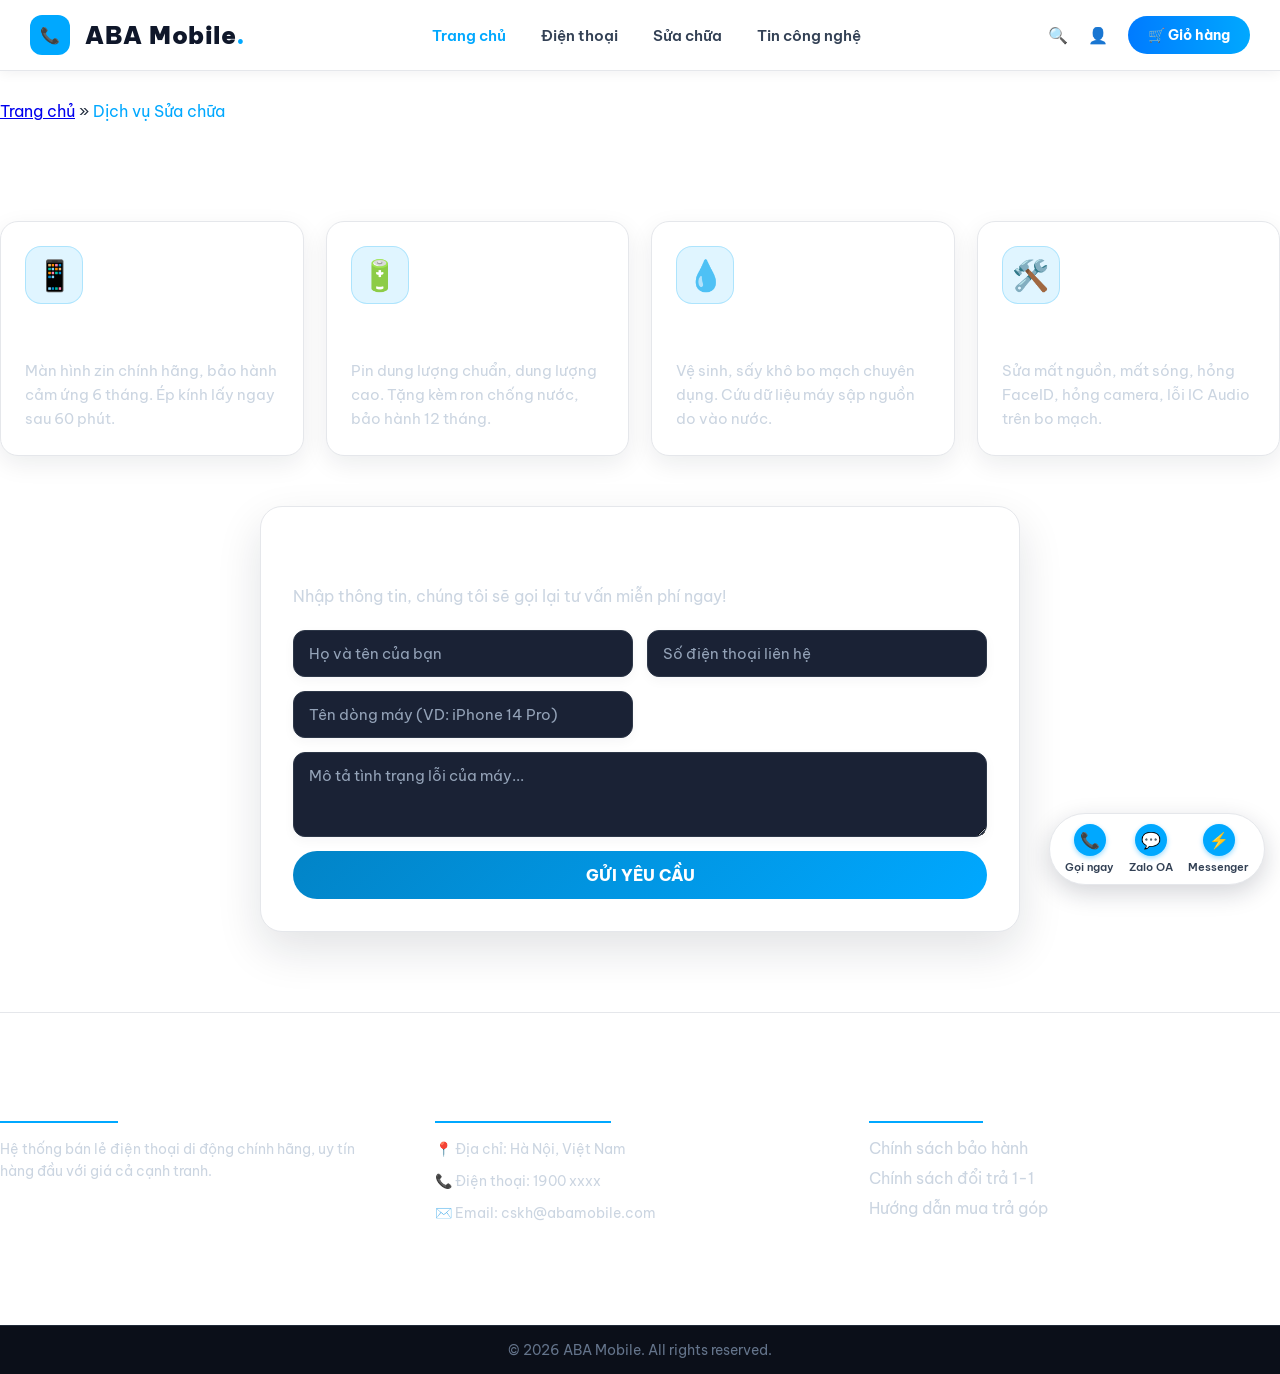
<file: view/suachua.html>
<!doctype html>
<html lang="en">
  <head>
    <meta charset="UTF-8" />
    <meta name="viewport" content="width=device-width, initial-scale=1.0" />
    <link rel="stylesheet" href="../public/css/style.css" />
    <link rel="stylesheet" href="../public/css/suachua.css" />
    <title>Sửa chữa điện thoại - ABA Mobile</title>
  </head>
  <body>
    <header class="modern-header">
      <div class="container header-inner">
        <div class="header-left">
          <a href="tel:1900xxxx" class="btn-phone-icon"> 📞 </a>
          <a href="index.php" class="modern-logo">
            ABA Mobile<span class="dot">.</span>
          </a>
        </div>

        <nav class="header-center">
          <ul class="modern-menu">
            <li><a href="index.php" class="active">Trang chủ</a></li>
            <li><a href="dienthoai.php">Điện thoại</a></li>
            <li><a href="suachua.php">Sửa chữa</a></li>
            <li><a href="tincongnghe.php">Tin công nghệ</a></li>
          </ul>
        </nav>

        <div class="header-right">
          <a href="#" class="icon-action" title="Tìm kiếm">🔍</a>
          <a href="#" class="icon-action" title="Tài khoản">👤</a>
          <a href="cart.html" class="btn-cart-modern">
            🛒 Giỏ hàng
            <span id="cart-badge" style="display: none">0</span>
          </a>
        </div>
      </div>
    </header>

    <main class="container" style="padding: 30px 0; min-height: 600px">
      <div class="breadcrumb" style="margin-bottom: 30px">
        <a href="index.html">Trang chủ</a> &raquo;
        <span style="color: #00a8ff">Dịch vụ Sửa chữa</span>
      </div>

      <h1
        style="
          color: #fff;
          margin-bottom: 30px;
          text-align: center;
          font-size: 32px;
        "
      >
        DỊCH VỤ SỬA CHỮA ĐIỆN THOẠI UY TÍN
      </h1>

      <section class="services-section">
        <div class="service-grid">
          <div class="service-card">
            <div class="service-icon">📱</div>
            <h3 style="color: #fff">Thay Màn Hình, Ép Kính</h3>
            <p style="color: #cbd5e1">
              Màn hình zin chính hãng, bảo hành cảm ứng 6 tháng. Ép kính lấy
              ngay sau 60 phút.
            </p>
          </div>
          <div class="service-card">
            <div class="service-icon">🔋</div>
            <h3 style="color: #fff">Thay Pin Chính Hãng</h3>
            <p style="color: #cbd5e1">
              Pin dung lượng chuẩn, dung lượng cao. Tặng kèm ron chống nước, bảo
              hành 12 tháng.
            </p>
          </div>
          <div class="service-card">
            <div class="service-icon">💧</div>
            <h3 style="color: #fff">Xử Lý Rơi Nước</h3>
            <p style="color: #cbd5e1">
              Vệ sinh, sấy khô bo mạch chuyên dụng. Cứu dữ liệu máy sập nguồn do
              vào nước.
            </p>
          </div>
          <div class="service-card">
            <div class="service-icon">🛠️</div>
            <h3 style="color: #fff">Sửa Lỗi Phần Cứng</h3>
            <p style="color: #cbd5e1">
              Sửa mất nguồn, mất sóng, hỏng FaceID, hỏng camera, lỗi IC Audio
              trên bo mạch.
            </p>
          </div>
        </div>
      </section>

      <section class="price-section" style="margin-top: 50px"></section>

      <section class="booking-section" style="margin-top: 50px">
        <div class="booking-box">
          <h2 style="color: #fff; margin-bottom: 10px">Đặt Lịch Sửa Chữa</h2>
          <p style="color: #cbd5e1; margin-bottom: 20px">
            Nhập thông tin, chúng tôi sẽ gọi lại tư vấn miễn phí ngay!
          </p>
          <form action="" method="POST" class="booking-form">
            <input
              type="text"
              placeholder="Họ và tên của bạn"
              required
              style="
                background-color: #1a2235;
                border: 1px solid #2d3748;
                color: #fff;
              "
            />
            <input
              type="tel"
              placeholder="Số điện thoại liên hệ"
              required
              style="
                background-color: #1a2235;
                border: 1px solid #2d3748;
                color: #fff;
              "
            />
            <input
              type="text"
              placeholder="Tên dòng máy (VD: iPhone 14 Pro)"
              style="
                background-color: #1a2235;
                border: 1px solid #2d3748;
                color: #fff;
              "
            />
            <textarea
              rows="3"
              placeholder="Mô tả tình trạng lỗi của máy..."
              style="
                background-color: #1a2235;
                border: 1px solid #2d3748;
                color: #fff;
              "
            ></textarea>
            <button type="submit" class="btn-submit">GỬI YÊU CẦU</button>
          </form>
        </div>
      </section>
    </main>

    <footer>
      <div
        class="container footer-content"
        style="
          padding: 40px 0;
          color: #fff;
          display: flex;
          justify-content: space-between;
          flex-wrap: wrap;
        "
      >
        <div
          class="footer-col"
          style="flex: 1; min-width: 250px; margin-bottom: 20px"
        >
          <h3
            style="
              color: #fff;
              margin-bottom: 15px;
              border-bottom: 2px solid #00a8ff;
              display: inline-block;
              padding-bottom: 5px;
            "
          >
            ABA MOBILE
          </h3>
          <p style="color: #cbd5e1; line-height: 1.6; padding-right: 20px">
            Hệ thống bán lẻ điện thoại di động chính hãng, uy tín hàng đầu với
            giá cả cạnh tranh.
          </p>
        </div>
        <div
          class="footer-col"
          style="flex: 1; min-width: 250px; margin-bottom: 20px"
        >
          <h3
            style="
              color: #fff;
              margin-bottom: 15px;
              border-bottom: 2px solid #00a8ff;
              display: inline-block;
              padding-bottom: 5px;
            "
          >
            THÔNG TIN LIÊN HỆ
          </h3>
          <p style="color: #cbd5e1; margin-bottom: 10px">
            📍 Địa chỉ: Hà Nội, Việt Nam
          </p>
          <p style="color: #cbd5e1; margin-bottom: 10px">
            📞 Điện thoại: 1900 xxxx
          </p>
          <p style="color: #cbd5e1; margin-bottom: 10px">
            ✉️ Email: cskh@abamobile.com
          </p>
        </div>
        <div
          class="footer-col"
          style="flex: 1; min-width: 250px; margin-bottom: 20px"
        >
          <h3
            style="
              color: #fff;
              margin-bottom: 15px;
              border-bottom: 2px solid #00a8ff;
              display: inline-block;
              padding-bottom: 5px;
            "
          >
            CHÍNH SÁCH
          </h3>
          <ul style="list-style: none; padding: 0">
            <li style="margin-bottom: 10px">
              <a href="#" style="color: #cbd5e1; text-decoration: none"
                >Chính sách bảo hành</a
              >
            </li>
            <li style="margin-bottom: 10px">
              <a href="#" style="color: #cbd5e1; text-decoration: none"
                >Chính sách đổi trả 1-1</a
              >
            </li>
            <li style="margin-bottom: 10px">
              <a href="#" style="color: #cbd5e1; text-decoration: none"
                >Hướng dẫn mua trả góp</a
              >
            </li>
          </ul>
        </div>
      </div>
      <div
        style="
          background-color: #0b0f19;
          padding: 15px 0;
          text-align: center;
          border-top: 1px solid #1f2937;
        "
      >
        <p style="color: #64748b; font-size: 14px; margin: 0">
          © 2026 ABA Mobile. All rights reserved.
        </p>
      </div>
    </footer>

    <div class="floating-contact">
      <a href="tel:1900xxxx" class="contact-item"
        ><div class="icon-circle">📞</div>
        <span>Gọi ngay</span></a
      >
      <a href="https://zalo.me/xxxx" target="_blank" class="contact-item"
        ><div class="icon-circle">💬</div>
        <span>Zalo OA</span></a
      >
      <a href="https://m.me/xxxx" target="_blank" class="contact-item"
        ><div class="icon-circle">⚡</div>
        <span>Messenger</span></a
      >
    </div>
  </body>
</html>
</file>
<file: public/css/style.css>
@import url("https://fonts.googleapis.com/css2?family=Be+Vietnam+Pro:wght@400;500;600;700;800;900&display=swap");

* {
  margin: 0;
  padding: 0;
  box-sizing: border-box;
  font-family: "Be Vietnam Pro", "Segoe UI", Arial, Helvetica, sans-serif;
}

html,
body {
  width: 100%;
  overflow-x: hidden;
}

body {
  background-color: #ffffff;
  color: #1e293b;
}

.container {
  width: 100%;
  max-width: 1400px;
  margin: 0 auto;
  padding: 0 30px;
}

.modern-header {
  background-color: #ffffff;
  border-bottom: 1px solid #e5e7eb;
  padding: 15px 0;
  box-shadow: 0 2px 12px rgba(15, 23, 42, 0.06);
  position: sticky;
  top: 0;
  z-index: 99999;
}

.header-inner {
  display: flex;
  justify-content: space-between;
  align-items: center;
}

.header-left {
  display: flex;
  align-items: center;
  gap: 15px;
}

.btn-phone-icon {
  background-color: #00a8ff;
  color: #ffffff;
  width: 40px;
  height: 40px;
  border-radius: 12px;
  display: flex;
  justify-content: center;
  align-items: center;
  text-decoration: none;
  transition: 0.3s;
}

.btn-phone-icon:hover {
  background-color: #008be5;
  transform: scale(1.05);
}

.modern-logo {
  color: #0f172a;
  font-size: 24px;
  font-weight: 900;
  text-decoration: none;
  letter-spacing: 0.5px;
}

.modern-logo .dot {
  color: #00a8ff;
}

.header-center {
  flex-grow: 1;
  display: flex;
  justify-content: center;
}

.modern-menu {
  display: flex;
  list-style: none;
  gap: 35px;
  margin: 0;
  padding: 0;
}

.modern-menu a {
  color: #334155;
  text-decoration: none;
  font-size: 15px;
  font-weight: 600;
  transition: 0.3s;
}

.modern-menu a:hover,
.modern-menu a.active {
  color: #00a8ff;
}

.has-dropdown {
  position: relative;
}

.dropdown-menu {
  list-style: none;
  position: absolute;
  background-color: #ffffff;
  min-width: 220px;
  box-shadow: 0 8px 25px rgba(15, 23, 42, 0.12);
  border-radius: 8px;
  padding: 5px 0;
  z-index: 1000;
  opacity: 0;
  visibility: hidden;
  transform: translateY(10px);
  transition: all 0.3s ease;
  top: calc(100% + 10px);
  left: 0;
  border: 1px solid #e5e7eb;
}

.has-dropdown:hover > .dropdown-menu {
  opacity: 1;
  visibility: visible;
  transform: translate(0, 0);
}

.dropdown-menu a {
  display: block;
  padding: 12px 20px;
  color: #334155;
  border-bottom: 1px solid #e5e7eb;
}

.dropdown-menu li:last-child a {
  border-bottom: none;
}

.dropdown-menu a:hover {
  background-color: #f8fafc;
  color: #00a8ff;
  padding-left: 25px;
}

.header-right {
  display: flex;
  align-items: center;
  gap: 20px;
}

.icon-action {
  color: #334155;
  transition: 0.3s;
  display: flex;
  align-items: center;
  text-decoration: none;
}

.icon-action:hover {
  color: #00a8ff;
  transform: scale(1.1);
}

.btn-cart-modern {
  background: linear-gradient(90deg, #007bff, #00a8ff);
  color: #ffffff;
  text-decoration: none;
  padding: 10px 20px;
  border-radius: 30px;
  font-weight: 700;
  font-size: 14px;
  display: flex;
  align-items: center;
  gap: 8px;
  transition: 0.3s;
  position: relative;
}

.btn-cart-modern:hover {
  opacity: 0.9;
  transform: scale(1.03);
}

#cart-badge {
  min-width: 20px;
  height: 20px;
  background-color: #ef4444;
  color: #ffffff;
  border-radius: 999px;
  font-size: 12px;
  align-items: center;
  justify-content: center;
  padding: 0 6px;
}

.cart-badge-hidden,
.mobile-menu-btn,
.mobile-menu-extra {
  display: none;
}

.search-form {
  display: flex !important;
  align-items: center;
  background: #ffffff;
  border: 1px solid #dbeafe;
  border-radius: 30px;
  padding: 6px 15px;
  width: 250px;
  transition: all 0.4s ease;
  position: relative;
  box-shadow: 0 4px 12px rgba(15, 23, 42, 0.05);
}

.search-form:focus-within {
  border-color: #00a8ff;
  box-shadow: 0 0 0 3px rgba(0, 168, 255, 0.12);
}

.search-input {
  background: none;
  border: none;
  color: #0f172a;
  padding: 5px 10px;
  width: 100%;
  outline: none;
}

.search-input::placeholder {
  color: #94a3b8;
}

.search-btn {
  background: none;
  border: none;
  cursor: pointer;
  color: #00a8ff;
  font-size: 16px;
}

.search-results {
  display: none;
  position: absolute;
  top: 52px;
  left: 0;
  width: 100%;
  background: #ffffff;
  border: 1px solid #e5e7eb;
  border-radius: 12px;
  overflow: hidden;
  z-index: 99999;
  box-shadow: 0 8px 25px rgba(15, 23, 42, 0.14);
}

.search-group-title {
  padding: 9px 12px;
  background: #f1f5f9;
  color: #0f172a;
  font-size: 12px;
  font-weight: 800;
  text-transform: uppercase;
  border-bottom: 1px solid #e5e7eb;
}

.search-item {
  display: flex;
  align-items: center;
  gap: 12px;
  padding: 10px;
  color: #0f172a;
  text-decoration: none;
  border-bottom: 1px solid #e5e7eb;
}

.search-item:hover {
  background: #f8fafc;
}

.search-item img {
  width: 42px;
  height: 42px;
  object-fit: contain;
  background: #ffffff;
  border-radius: 8px;
}

.search-service-icon {
  width: 42px;
  height: 42px;
  border-radius: 8px;
  background: #e0f2fe;
  color: #00a8ff;
  display: flex;
  align-items: center;
  justify-content: center;
  font-size: 20px;
  flex-shrink: 0;
}

.search-item div {
  display: flex;
  flex-direction: column;
  gap: 4px;
}

.search-item span {
  font-size: 14px;
  color: #1e293b;
}

.search-item strong {
  font-size: 13px;
  color: #00a8ff;
}

.search-empty {
  padding: 12px;
  color: #475569;
  font-size: 14px;
}

.home-banner {
  width: 100%;
  max-width: 100%;
  margin-top: 20px;
  border-radius: 18px;
  overflow: hidden;
  border: 1px solid #e5e7eb;
  background: #ffffff;
  box-shadow: 0 12px 35px rgba(15, 23, 42, 0.08);
}

.home-banner-link {
  display: block;
  width: 100%;
}

.home-banner img {
  width: 100%;
  height: 380px;
  display: block;
  object-fit: cover;
  object-position: center;
}

.brand {
  font-size: 28px;
  font-weight: 800;
  color: #0f172a;
  margin-bottom: 30px;
}

.brand span {
  color: #00a8ff;
  margin-left: 6px;
}

.buttons {
  display: flex;
  align-items: center;
  gap: 25px;
}

.learn-more {
  color: #334155;
  font-size: 16px;
  font-weight: 700;
  text-decoration: underline;
  text-underline-offset: 7px;
  transition: 0.3s;
}

.learn-more:hover {
  color: #00a8ff;
}

.buy-now {
  padding: 14px 34px;
  border-radius: 30px;
  color: #ffffff;
  background: linear-gradient(90deg, #007bff, #00a8ff);
  font-size: 16px;
  font-weight: 700;
  text-decoration: none;
  transition: 0.3s;
  border: none;
}

.buy-now:hover {
  transform: translateY(-3px);
  box-shadow: 0 5px 15px rgba(0, 168, 255, 0.35);
}

.service-stats {
  margin: 35px 0 35px;
  border-top: 1px solid #e5e7eb;
  border-bottom: 1px solid #e5e7eb;
  padding: 0 0 38px;
}

.service-top {
  display: flex;
  align-items: center;
  justify-content: space-between;
  gap: 30px;
  padding: 18px 0;
  border-bottom: 1px solid #e5e7eb;
}

.service-top-item {
  flex: 1;
  color: #334155;
  font-size: 18px;
  font-weight: 600;
  display: flex;
  align-items: center;
  justify-content: center;
  gap: 12px;
}

.service-top-item:first-child,
.service-top-item:nth-child(2),
.service-top-item:nth-child(3) {
  color: #00a8ff;
}

.service-top-item span {
  color: #334155;
}

.stats-grid {
  display: grid;
  grid-template-columns: repeat(4, 1fr);
  text-align: center;
  padding-top: 46px;
}

.stats-item h3 {
  font-size: 48px;
  color: #00a8ff;
  font-weight: 900;
  margin-bottom: 18px;
  line-height: 1;
}

.stats-item p {
  color: #475569;
  font-size: 18px;
  font-weight: 500;
}

.section-title {
  margin: 28px 0 20px;
  font-size: 22px;
  color: #0f172a;
  border-bottom: 3px solid #00a8ff;
  display: inline-block;
  padding-bottom: 5px;
  text-transform: uppercase;
}

.home-section-title {
  margin-top: 0;
}

.product-grid {
  display: grid;
  grid-template-columns: repeat(4, 1fr);
  gap: 25px;
  width: 100%;
}

.product-card {
  display: flex;
  flex-direction: column;
  height: 100%;
  background-color: #ffffff;
  border: 1px solid #e5e7eb;
  border-radius: 12px;
  padding: 20px 15px;
  text-align: center;
  position: relative;
  overflow: hidden;
  transition: 0.3s;
  box-shadow: 0 6px 18px rgba(15, 23, 42, 0.06);
}

.product-card:hover {
  transform: translateY(-5px);
  box-shadow: 0 12px 30px rgba(15, 23, 42, 0.12);
  border-color: #00a8ff;
}

.badge {
  position: absolute;
  top: 15px;
  left: -5px;
  background-color: #00a8ff;
  color: #ffffff;
  font-size: 12px;
  font-weight: 700;
  padding: 4px 12px;
  border-radius: 8px;
  z-index: 2;
}

.card-link {
  text-decoration: none;
  display: flex;
  flex-direction: column;
  flex-grow: 1;
  color: #0f172a;
}

.card-link img {
  width: 100%;
  height: 220px;
  object-fit: contain;
  margin-bottom: 15px;
  border-radius: 8px;
  background-color: #ffffff;
}

.product-title {
  font-size: 16px;
  color: #1e293b;
  margin-bottom: 10px;
  line-height: 1.4;
}

.price-group {
  display: flex;
  flex-direction: column;
  align-items: center;
  gap: 4px;
  margin-top: auto;
  margin-bottom: 15px;
}

.old-price {
  font-size: 13px;
  color: #94a3b8;
  text-decoration: line-through;
}

.product-price {
  color: #00a8ff;
  font-weight: 700;
  font-size: 18px;
}

.btn-add-cart {
  margin-top: 0;
  width: 100%;
  padding: 12px;
  background: linear-gradient(90deg, #007bff, #00a8ff);
  color: #ffffff;
  border: none;
  border-radius: 30px;
  cursor: pointer;
  font-weight: 700;
  text-transform: uppercase;
  font-size: 14px;
  transition: 0.3s;
}

.btn-add-cart:hover {
  background: linear-gradient(90deg, #0056b3, #007bff);
  transform: scale(1.02);
}

.no-products-message {
  color: #334155;
  width: 100%;
  text-align: center;
  font-size: 16px;
  padding: 30px 0;
}

.floating-contact {
  position: fixed;
  bottom: 15px;
  right: 15px;
  background-color: #ffffff;
  padding: 10px 15px;
  border-radius: 50px;
  display: flex;
  gap: 15px;
  box-shadow: 0 8px 25px rgba(15, 23, 42, 0.18);
  z-index: 9999;
  border: 1px solid #e5e7eb;
}

.contact-item {
  display: flex;
  flex-direction: column;
  align-items: center;
  text-decoration: none;
  color: #334155;
  font-size: 11px;
  font-weight: 600;
  transition: 0.3s;
}

.contact-item:hover {
  transform: translateY(-3px);
  color: #00a8ff;
}

.icon-circle {
  background-color: #00a8ff;
  width: 32px;
  height: 32px;
  border-radius: 50%;
  display: flex;
  justify-content: center;
  align-items: center;
  font-size: 16px;
  color: #ffffff;
  margin-bottom: 4px;
  box-shadow: 0 2px 5px rgba(0, 168, 255, 0.4);
}

footer {
  background-color: #ffffff;
  border-top: 1px solid #e5e7eb;
  padding-top: 40px;
  margin-top: 50px;
}

.footer-content {
  display: grid;
  grid-template-columns: repeat(3, 1fr);
  gap: 30px;
  margin-bottom: 30px;
}

.footer-col h3 {
  color: #0f172a;
  margin-bottom: 15px;
  font-size: 18px;
  text-transform: uppercase;
  border-bottom: 2px solid #00a8ff;
  display: inline-block;
  padding-bottom: 5px;
}

.footer-col p {
  margin-bottom: 10px;
  line-height: 1.5;
  font-size: 14px;
  color: #475569;
}

.footer-col a {
  color: #475569;
  text-decoration: none;
  transition: 0.3s;
}

.footer-col a:hover {
  color: #00a8ff;
}

.footer-bottom {
  background-color: #f8fafc;
  text-align: center;
  padding: 15px 0;
  font-size: 14px;
  color: #64748b;
  border-top: 1px solid #e5e7eb;
}

@media (max-width: 992px) {
  .product-grid {
    grid-template-columns: repeat(3, 1fr);
  }
}

@media (max-width: 900px) {
  .home-banner img {
    height: 320px;
  }

  .buttons {
    justify-content: center;
  }

  .service-top {
    flex-wrap: wrap;
    gap: 20px;
  }

  .stats-grid {
    gap: 30px;
  }
}

@media (max-width: 768px) {
  body {
    padding-top: 80px;
  }

  .container {
    width: 100%;
    max-width: 100%;
    padding: 0 14px;
  }

  .modern-header {
    position: fixed;
    top: 0;
    left: 0;
    width: 100%;
    z-index: 99999;
    background: #ffffff;
    padding: 8px 0;
  }

  .header-inner {
    display: grid !important;
    grid-template-columns: 105px minmax(0, 1fr) 40px !important;
    grid-template-areas:
      "logo search menu"
      "nav nav nav" !important;
    align-items: center !important;
    column-gap: 7px !important;
    row-gap: 0 !important;
  }

  .header-left {
    grid-area: logo !important;
    width: 105px !important;
    min-width: 105px !important;
    height: 40px !important;
    display: flex !important;
    align-items: center !important;
    justify-content: flex-start !important;
    gap: 0 !important;
    margin: 0 !important;
    padding: 0 !important;
    overflow: hidden !important;
    order: 0 !important;
  }

  .btn-phone-icon {
    display: none !important;
  }

  .modern-logo {
    max-width: 105px !important;
    height: 40px !important;
    display: flex !important;
    align-items: center !important;
    font-size: 17px !important;
    line-height: 1 !important;
    white-space: nowrap !important;
    overflow: hidden !important;
    margin: 0 !important;
    padding: 0 !important;
  }

  .header-right {
    grid-area: search !important;
    width: 100% !important;
    min-width: 0 !important;
    height: 40px !important;
    display: grid !important;
    grid-template-columns: minmax(0, 1fr) 30px !important;
    align-items: center !important;
    gap: 6px !important;
    margin: 0 !important;
    padding: 0 !important;
    order: 0 !important;
  }

  .header-right > * {
    display: none !important;
  }

  .header-right .search-form {
    display: flex !important;
    align-items: center !important;
    width: 100% !important;
    min-width: 0 !important;
    height: 34px !important;
    margin: 0 !important;
    padding: 0 6px !important;
    border-radius: 999px !important;
    position: relative !important;
  }

  .header-right .search-input {
    width: 100% !important;
    min-width: 0 !important;
    height: 34px !important;
    padding: 0 4px !important;
    margin: 0 !important;
    border: none !important;
    font-size: 12px !important;
    line-height: 34px !important;
  }

  .header-right .search-input::placeholder {
    font-size: 12px !important;
  }

  .header-right .search-btn {
    width: 24px !important;
    height: 24px !important;
    min-width: 24px !important;
    flex-shrink: 0 !important;
    display: flex !important;
    align-items: center !important;
    justify-content: center !important;
    padding: 0 !important;
    margin: 0 !important;
    border: none !important;
    line-height: 1 !important;
    font-size: 12px !important;
  }

  .header-right .btn-cart-modern {
    display: flex !important;
    width: 30px !important;
    height: 40px !important;
    min-width: 30px !important;
    padding: 0 !important;
    margin: 0 !important;
    border: none !important;
    border-radius: 0 !important;
    background: transparent !important;
    box-shadow: none !important;
    align-items: center !important;
    justify-content: center !important;
    position: relative !important;
    overflow: visible !important;
    font-size: 0 !important;
  }

  .header-right .btn-cart-modern:hover {
    opacity: 1 !important;
    transform: none !important;
  }

  .header-right .btn-cart-modern::before {
    content: "🛒";
    font-size: 22px;
    line-height: 1;
  }

  .header-right .btn-cart-modern #cart-badge {
    position: absolute !important;
    top: 1px !important;
    right: -5px !important;
    min-width: 17px !important;
    height: 17px !important;
    padding: 0 5px !important;
    border-radius: 999px !important;
    background: #ef4444 !important;
    color: #ffffff !important;
    border: 2px solid #ffffff !important;
    font-size: 10px !important;
    font-weight: 800 !important;
    line-height: 1 !important;
    align-items: center !important;
    justify-content: center !important;
    z-index: 20 !important;
  }

  .header-right .icon-action {
    display: none !important;
  }

  .mobile-menu-btn {
    grid-area: menu !important;
    width: 40px !important;
    height: 40px !important;
    display: flex !important;
    align-items: center !important;
    justify-content: center !important;
    margin: 0 !important;
    padding: 0 !important;
    border: none !important;
    border-radius: 12px !important;
    background: linear-gradient(135deg, #007bff, #00a8ff) !important;
    color: #ffffff !important;
    font-size: 22px !important;
    font-weight: 900 !important;
    line-height: 1 !important;
    cursor: pointer !important;
    order: 0 !important;
  }

  .header-center {
    grid-area: nav !important;
    width: 100% !important;
    display: none !important;
    margin: 10px 0 0 !important;
    padding: 0 !important;
    order: 0 !important;
  }

  .modern-header.mobile-open .header-center {
    display: block !important;
  }

  .modern-menu {
    width: 100% !important;
    display: flex !important;
    flex-direction: column !important;
    gap: 8px !important;
    margin: 0 !important;
    padding: 12px !important;
    background: #ffffff !important;
    border: 1px solid #e5e7eb !important;
    border-radius: 16px !important;
    box-shadow: 0 10px 28px rgba(15, 23, 42, 0.12) !important;
  }

  .modern-menu li {
    width: 100% !important;
  }

  .modern-menu a {
    width: 100% !important;
    display: flex !important;
    align-items: center !important;
    justify-content: flex-start !important;
    padding: 12px 14px !important;
    border-radius: 12px !important;
    background: #f8fafc !important;
    border: 1px solid #e5e7eb !important;
    font-size: 14px !important;
    font-weight: 700 !important;
    color: #0f172a !important;
  }

  .modern-menu a:hover,
  .modern-menu a.active {
    background: #e0f2fe !important;
    border-color: #00a8ff !important;
    color: #00a8ff !important;
  }

  .mobile-menu-extra {
    display: block !important;
  }

  .search-results {
    top: 44px !important;
    left: 0 !important;
    width: 100% !important;
    max-height: 320px !important;
    overflow-y: auto !important;
    z-index: 99999 !important;
  }

  .search-item {
    gap: 9px;
    padding: 9px;
  }

  .search-item img {
    width: 38px;
    height: 38px;
  }

  .search-item span {
    font-size: 13px;
  }

  .search-item strong {
    font-size: 12px;
  }

  .home-banner {
    margin-top: 14px;
    border-radius: 14px;
  }

  .home-banner img {
    height: auto;
    aspect-ratio: 16 / 7;
    object-fit: cover;
  }

  .brand {
    font-size: 24px;
    margin-bottom: 18px;
  }

  .buttons {
    justify-content: center;
    flex-wrap: wrap;
    gap: 12px;
  }

  .buy-now,
  .learn-more {
    font-size: 14px;
  }

  .service-stats {
    margin: 18px 0 14px !important;
    padding-bottom: 14px !important;
  }

  .service-top {
    flex-direction: column;
    align-items: flex-start;
    gap: 12px;
    padding: 16px;
    background: #f8fafc;
    border-radius: 14px;
  }

  .service-top-item {
    justify-content: flex-start;
    font-size: 15px;
  }

  .stats-grid {
    grid-template-columns: repeat(4, minmax(0, 1fr)) !important;
    gap: 8px !important;
    padding-top: 16px !important;
    padding-bottom: 0 !important;
  }

  .stats-item h3 {
    font-size: 22px !important;
    margin-bottom: 6px !important;
  }

  .stats-item p {
    font-size: 11px !important;
    line-height: 1.3 !important;
  }

  .section-title,
  .home-section-title {
    font-size: 18px;
    margin-top: 18px !important;
    margin-bottom: 14px !important;
  }

  .product-grid {
    grid-template-columns: repeat(2, minmax(0, 1fr)) !important;
    gap: 12px;
  }

  .product-card {
    padding: 12px 8px;
    border-radius: 14px;
  }

  .card-link img {
    height: 135px;
  }

  .product-title {
    font-size: 13px;
    line-height: 1.35;
    min-height: 38px;
  }

  .old-price {
    font-size: 12px;
  }

  .product-price {
    font-size: 14px;
  }

  .btn-add-cart {
    font-size: 11px;
    padding: 9px 6px;
  }

  .footer-content {
    grid-template-columns: 1fr;
    gap: 18px;
  }

  footer {
    margin-top: 35px;
  }

  .floating-contact {
    right: 10px;
    bottom: 10px;
    padding: 8px 10px;
    gap: 8px;
  }

  .contact-item span {
    display: none;
  }
}

@media (max-width: 390px) {
  .header-inner {
    grid-template-columns: 92px minmax(0, 1fr) 38px !important;
    column-gap: 6px !important;
  }

  .header-left {
    width: 92px !important;
    min-width: 92px !important;
  }

  .modern-logo {
    max-width: 92px !important;
    font-size: 15px !important;
  }

  .header-right {
    grid-template-columns: minmax(0, 1fr) 30px !important;
    gap: 5px !important;
  }

  .header-right .search-form {
    height: 32px !important;
  }

  .header-right .search-input {
    height: 32px !important;
    font-size: 11px !important;
    line-height: 32px !important;
  }

  .header-right .search-input::placeholder {
    font-size: 11px !important;
  }

  .header-right .search-btn {
    width: 22px !important;
    height: 22px !important;
    min-width: 22px !important;
    font-size: 11px !important;
  }

  .header-right .btn-cart-modern {
    width: 30px !important;
    height: 38px !important;
    min-width: 30px !important;
  }

  .header-right .btn-cart-modern::before {
    font-size: 20px;
  }

  .mobile-menu-btn {
    width: 38px !important;
    height: 38px !important;
    font-size: 21px !important;
  }

  .service-stats {
    margin: 14px 0 10px !important;
    padding-bottom: 10px !important;
  }

  .stats-grid {
    grid-template-columns: repeat(4, minmax(0, 1fr)) !important;
    gap: 6px !important;
    padding-top: 12px !important;
  }

  .stats-item h3 {
    font-size: 18px !important;
  }

  .stats-item p {
    font-size: 10px !important;
  }

  .section-title,
  .home-section-title {
    margin-top: 14px !important;
  }

  .floating-contact {
    right: 10px;
    bottom: 10px;
    gap: 10px;
  }
}
.account-menu {
  position: relative;
  display: flex;
  align-items: center;
}

.account-btn {
  width: 40px;
  height: 40px;
  border: 1px solid #e5e7eb;
  border-radius: 50%;
  background: #ffffff;
  color: #0f172a;
  display: flex;
  align-items: center;
  justify-content: center;
  font-size: 20px;
  cursor: pointer;
  transition: 0.25s ease;
  box-shadow: 0 4px 12px rgba(15, 23, 42, 0.06);
}

.account-btn:hover {
  border-color: #00a8ff;
  color: #00a8ff;
  transform: translateY(-1px);
}

.account-dropdown {
  position: absolute;
  top: 52px;
  right: 0;
  width: 230px;
  background: #ffffff;
  border: 1px solid #e5e7eb;
  border-radius: 16px;
  box-shadow: 0 14px 36px rgba(15, 23, 42, 0.14);
  padding: 10px;
  display: none;
  z-index: 999999;
}

.account-menu.active .account-dropdown {
  display: block;
}

.account-dropdown a {
  display: flex;
  align-items: center;
  gap: 8px;
  padding: 11px 12px;
  border-radius: 12px;
  text-decoration: none;
  color: #0f172a;
  font-size: 14px;
  font-weight: 700;
  transition: 0.25s ease;
}

.account-dropdown a:hover {
  background: #e0f2fe;
  color: #00a8ff;
}

.account-user {
  padding: 12px;
  margin-bottom: 8px;
  border-radius: 12px;
  background: #f0f9ff;
  color: #0f172a;
  font-size: 13px;
  line-height: 1.4;
  border: 1px solid #bae6fd;
}

.account-user strong {
  color: #00a8ff;
}

@media (max-width: 768px) {
  .account-menu {
    display: none !important;
  }
}
</file>
<file: public/css/suachua.css>
/* =========================================
   TRANG SỬA CHỮA ĐIỆN THOẠI - NỀN TRẮNG
========================================= */

.cart-badge,
.cart-badge-hidden {
  display: none;
}

.repair-page {
  padding: 30px 0;
  min-height: 600px;
  background-color: #ffffff;
}

/* Breadcrumb */
.repair-breadcrumb {
  margin-bottom: 30px;
  font-size: 14px;
  color: #64748b;
}

.repair-breadcrumb a {
  color: #00a8ff;
  text-decoration: none;
  font-weight: 600;
}

.repair-breadcrumb a:hover {
  text-decoration: underline;
}

.repair-breadcrumb span {
  color: #0f172a;
  font-weight: 600;
}

/* Tiêu đề */
.repair-page-title,
.section-title,
.repair-list-title {
  color: #0f172a;
  text-align: center;
  font-weight: 800;
  text-transform: uppercase;
}

.repair-page-title {
  margin-bottom: 30px;
  font-size: 32px;
}

.section-title,
.repair-list-title {
  font-size: 28px;
  margin-bottom: 28px;
  font-family: inherit;
}

.empty-message {
  color: #64748b;
  text-align: center;
}

/* =========================================
   CARD DỊCH VỤ CHÍNH
========================================= */

.services-section {
  margin-top: 20px;
}

.service-grid {
  display: grid;
  grid-template-columns: repeat(4, 1fr);
  gap: 22px;
}

.service-card {
  background: #ffffff;
  border: 1px solid #e5e7eb;
  border-radius: 18px;
  padding: 24px;
  transition: 0.25s ease;
  min-height: 220px;
  box-shadow: 0 8px 24px rgba(15, 23, 42, 0.08);
}

.service-card:hover {
  transform: translateY(-6px);
  border-color: #00a8ff;
  box-shadow: 0 14px 35px rgba(15, 23, 42, 0.12);
}

.service-icon {
  width: 58px;
  height: 58px;
  border-radius: 16px;
  background: rgba(0, 168, 255, 0.12);
  border: 1px solid rgba(56, 189, 248, 0.3);
  color: #00a8ff;
  display: flex;
  align-items: center;
  justify-content: center;
  font-size: 30px;
  margin-bottom: 18px;
}

.service-card h3 {
  color: #0f172a;
  font-size: 20px;
  margin-bottom: 12px;
}

.service-card p {
  color: #475569;
  line-height: 1.6;
  font-size: 15px;
}

/* =========================================
   DANH SÁCH DỊCH VỤ SỬA CHỮA
========================================= */

.repair-list-section {
  margin-top: 60px;
}

.repair-product-grid {
  display: grid;
  grid-template-columns: repeat(5, 1fr);
  gap: 22px;
}

.repair-product-card {
  background: #ffffff;
  border: 1px solid #e5e7eb;
  border-radius: 18px;
  padding: 16px;
  min-height: 360px;
  display: flex;
  flex-direction: column;
  transition: 0.25s ease;
  box-shadow: 0 8px 24px rgba(15, 23, 42, 0.08);
}

.repair-product-card:hover {
  transform: translateY(-6px);
  border-color: #00a8ff;
  box-shadow: 0 14px 35px rgba(15, 23, 42, 0.12);
}

.repair-product-img {
  width: 100%;
  height: 165px;
  background: #f8fafc;
  border: 1px solid #e5e7eb;
  border-radius: 14px;
  overflow: hidden;
  display: flex;
  align-items: center;
  justify-content: center;
  padding: 10px;
  box-sizing: border-box;
}

.repair-product-img img {
  width: 100%;
  height: 100%;
  object-fit: contain;
  object-position: center;
  display: block;
}

.repair-product-img.no-img::before {
  content: "🛠️";
  font-size: 48px;
}

.repair-product-name {
  color: #1e293b;
  font-size: 17px;
  line-height: 1.35;
  font-weight: 700;
  margin: 16px 0 14px;
  min-height: 70px;
}

.repair-product-price {
  color: #00a8ff;
  font-size: 19px;
  font-weight: 800;
  margin-top: auto;
  margin-bottom: 14px;
}

.repair-product-btn {
  display: block;
  width: 100%;
  background: linear-gradient(135deg, #0284c7, #00a8ff);
  color: #ffffff;
  text-align: center;
  padding: 11px 0;
  border-radius: 999px;
  text-decoration: none;
  font-size: 15px;
  font-weight: 700;
  transition: 0.25s ease;
}

.repair-product-btn:hover {
  background: linear-gradient(135deg, #00a8ff, #38bdf8);
  box-shadow: 0 8px 20px rgba(0, 168, 255, 0.35);
}

/* =========================================
   BẢNG GIÁ
========================================= */

.price-section {
  margin-top: 60px;
}

.price-table-wrap {
  overflow-x: auto;
  background: #ffffff;
  border-radius: 14px;
  box-shadow: 0 8px 24px rgba(15, 23, 42, 0.08);
}

.repair-price-table {
  width: 100%;
  border-collapse: collapse;
  background: #ffffff;
  border: 1px solid #e5e7eb;
  border-radius: 14px;
  overflow: hidden;
}

.repair-price-table thead tr {
  background: #f1f5f9;
  color: #0f172a;
}

.repair-price-table th,
.repair-price-table td {
  padding: 14px;
  border-top: 1px solid #e5e7eb;
  text-align: left;
  color: #475569;
}

.repair-price-table th {
  color: #0f172a;
  font-weight: 800;
}

.repair-price-table th:first-child,
.repair-price-table td:first-child {
  border-left: none;
}

.repair-price-table th:last-child,
.repair-price-table td:last-child {
  text-align: right;
}

.repair-price-table .price-cell {
  color: #00a8ff;
  font-weight: 800;
}

.table-empty {
  text-align: center !important;
  color: #64748b;
}

/* =========================================
   FORM ĐẶT LỊCH SỬA CHỮA
========================================= */

.booking-section {
  margin-top: 60px;
}

.booking-box {
  max-width: 760px;
  margin: 0 auto;
  background: #ffffff;
  border: 1px solid #e5e7eb;
  border-radius: 22px;
  padding: 32px;
  box-shadow: 0 18px 45px rgba(15, 23, 42, 0.12);
}

.booking-box h2 {
  color: #0f172a;
  margin-bottom: 10px;
  font-size: 28px;
}

.booking-box p {
  color: #475569;
  margin-bottom: 20px;
  line-height: 1.6;
}

.booking-form {
  display: grid;
  grid-template-columns: 1fr 1fr;
  gap: 14px;
}

.booking-form input,
.booking-form select,
.booking-form textarea {
  width: 100%;
  background: #ffffff;
  border: 1px solid #dbeafe;
  color: #0f172a;
  padding: 13px 15px;
  border-radius: 12px;
  outline: none;
  font-size: 15px;
  box-shadow: 0 4px 12px rgba(15, 23, 42, 0.04);
}

.booking-form input::placeholder,
.booking-form textarea::placeholder {
  color: #94a3b8;
}

.booking-form input:focus,
.booking-form select:focus,
.booking-form textarea:focus {
  border-color: #00a8ff;
  box-shadow: 0 0 0 3px rgba(0, 168, 255, 0.14);
}

.booking-form textarea,
.booking-form .form-alert,
.booking-form .btn-submit {
  grid-column: span 2;
}

.form-alert {
  padding: 12px 14px;
  border-radius: 10px;
  margin-bottom: 4px;
  line-height: 1.5;
}

.form-success {
  background: #ecfdf5;
  border: 1px solid #22c55e;
  color: #166534;
}

.form-error {
  background: #fef2f2;
  border: 1px solid #ef4444;
  color: #991b1b;
}

.btn-submit {
  border: none;
  background: linear-gradient(135deg, #0284c7, #00a8ff);
  color: #ffffff;
  padding: 14px 20px;
  border-radius: 999px;
  font-size: 16px;
  font-weight: 800;
  cursor: pointer;
  transition: 0.25s ease;
}

.btn-submit:hover {
  background: linear-gradient(135deg, #00a8ff, #38bdf8);
  box-shadow: 0 10px 24px rgba(0, 168, 255, 0.35);
}

/* =========================================
   FOOTER
========================================= */

.site-footer {
  margin-top: 40px;
  background: #ffffff;
  border-top: 1px solid #e5e7eb;
}

.footer-content {
  padding: 40px 0;
  color: #0f172a;
  display: flex;
  justify-content: space-between;
  flex-wrap: wrap;
  gap: 24px;
}

.footer-col {
  flex: 1;
  min-width: 250px;
  margin-bottom: 20px;
}

.footer-col h3 {
  color: #0f172a;
  margin-bottom: 15px;
  border-bottom: 2px solid #00a8ff;
  display: inline-block;
  padding-bottom: 5px;
}

.footer-col p {
  color: #475569;
  line-height: 1.6;
  margin-bottom: 10px;
}

.footer-col ul {
  list-style: none;
  padding: 0;
}

.footer-col li {
  margin-bottom: 10px;
}

.footer-col a {
  color: #475569;
  text-decoration: none;
}

.footer-col a:hover {
  color: #00a8ff;
}

.footer-bottom {
  background: #f8fafc;
  padding: 15px 0;
  text-align: center;
  border-top: 1px solid #e5e7eb;
}

.footer-bottom p {
  color: #64748b;
  font-size: 14px;
  margin: 0;
}

/* =========================================
   RESPONSIVE SẠCH - TRANG SỬA CHỮA
   Mobile: ô dịch vụ sửa chữa 1 hàng 2 cột
========================================= */

@media (max-width: 1300px) {
  .repair-product-grid {
    grid-template-columns: repeat(4, minmax(0, 1fr));
  }
}

@media (max-width: 1100px) {
  .service-grid {
    grid-template-columns: repeat(2, minmax(0, 1fr));
  }
}

@media (max-width: 992px) {
  .repair-product-grid {
    grid-template-columns: repeat(3, minmax(0, 1fr));
  }
}

@media (max-width: 768px) {
  .repair-page {
    padding: 22px 14px;
  }

  .repair-breadcrumb {
    margin-bottom: 18px;
    font-size: 13px;
  }

  .repair-page-title,
  .section-title,
  .repair-list-title {
    font-size: 22px;
    margin-bottom: 20px;
  }

  .service-grid {
    grid-template-columns: repeat(2, minmax(0, 1fr));
    gap: 14px;
  }

  .service-card {
    padding: 16px;
    min-height: auto;
    border-radius: 16px;
  }

  .service-icon {
    width: 46px;
    height: 46px;
    font-size: 23px;
    margin-bottom: 12px;
  }

  .service-card h3 {
    font-size: 15px;
    line-height: 1.35;
    margin-bottom: 8px;
  }

  .service-card p {
    font-size: 13px;
    line-height: 1.5;
  }

  .booking-section,
  .repair-list-section,
  .price-section {
    margin-top: 40px;
  }

  .booking-box {
    padding: 22px;
    border-radius: 18px;
  }

  .booking-box h2 {
    font-size: 22px;
  }

  .booking-form {
    grid-template-columns: 1fr;
  }

  .booking-form textarea,
  .booking-form .form-alert,
  .booking-form .btn-submit {
    grid-column: span 1;
  }

  .repair-product-grid {
    grid-template-columns: repeat(2, minmax(0, 1fr)) !important;
    gap: 12px;
  }

  .repair-product-card {
    min-height: auto;
    padding: 12px 8px;
    border-radius: 16px;
  }

  .repair-product-img {
    height: 135px;
    padding: 8px;
  }

  .repair-product-name {
    font-size: 13px;
    line-height: 1.35;
    min-height: 48px;
    margin: 12px 0 10px;
  }

  .repair-product-price {
    font-size: 15px;
    margin-bottom: 10px;
  }

  .repair-product-btn {
    font-size: 12px;
    padding: 9px 0;
  }

  .price-table-wrap {
    overflow-x: auto;
  }

  .repair-price-table {
    min-width: 650px;
  }

  .footer-content {
    flex-direction: column;
    gap: 18px;
  }
}

@media (max-width: 420px) {
  .service-grid,
  .repair-product-grid {
    grid-template-columns: repeat(2, minmax(0, 1fr)) !important;
    gap: 10px;
  }

  .service-card {
    padding: 13px 10px;
  }

  .service-icon {
    width: 42px;
    height: 42px;
    font-size: 20px;
  }

  .service-card h3 {
    font-size: 13px;
  }

  .service-card p {
    font-size: 12px;
  }

  .repair-product-card {
    padding: 10px 7px;
  }

  .repair-product-img {
    height: 128px;
    padding: 7px;
  }

  .repair-product-name {
    font-size: 12px;
    min-height: 44px;
  }

  .repair-product-price {
    font-size: 14px;
  }

  .repair-product-btn {
    font-size: 11px;
    padding: 8px 0;
  }

  .booking-box {
    padding: 18px;
  }
}

@media (max-width: 360px) {
  .service-grid,
  .repair-product-grid {
    gap: 8px;
  }

  .repair-product-card {
    padding: 9px 6px;
  }

  .repair-product-img {
    height: 118px;
    padding: 6px;
  }

  .repair-product-name {
    font-size: 11px;
    min-height: 40px;
  }

  .repair-product-price {
    font-size: 13px;
  }

  .repair-product-btn {
    font-size: 10px;
    padding: 7px 0;
  }
}
</file>
